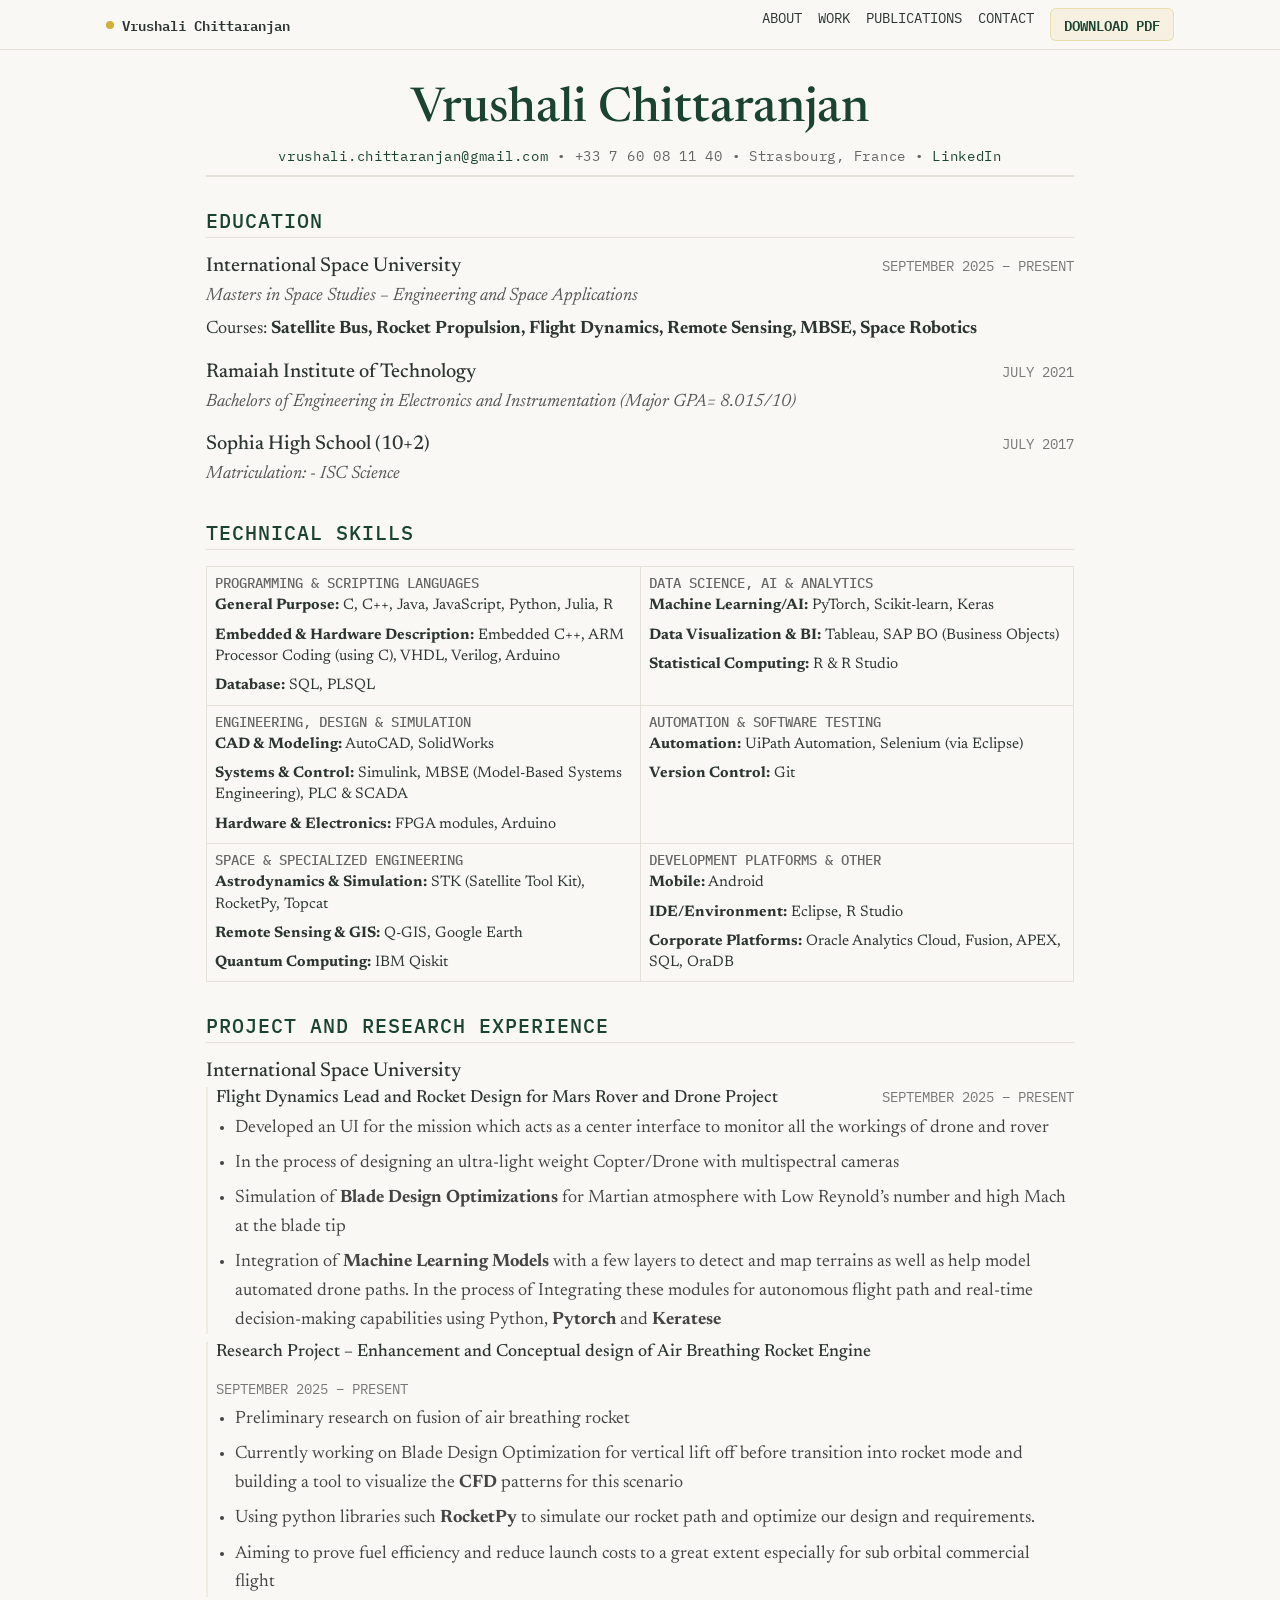
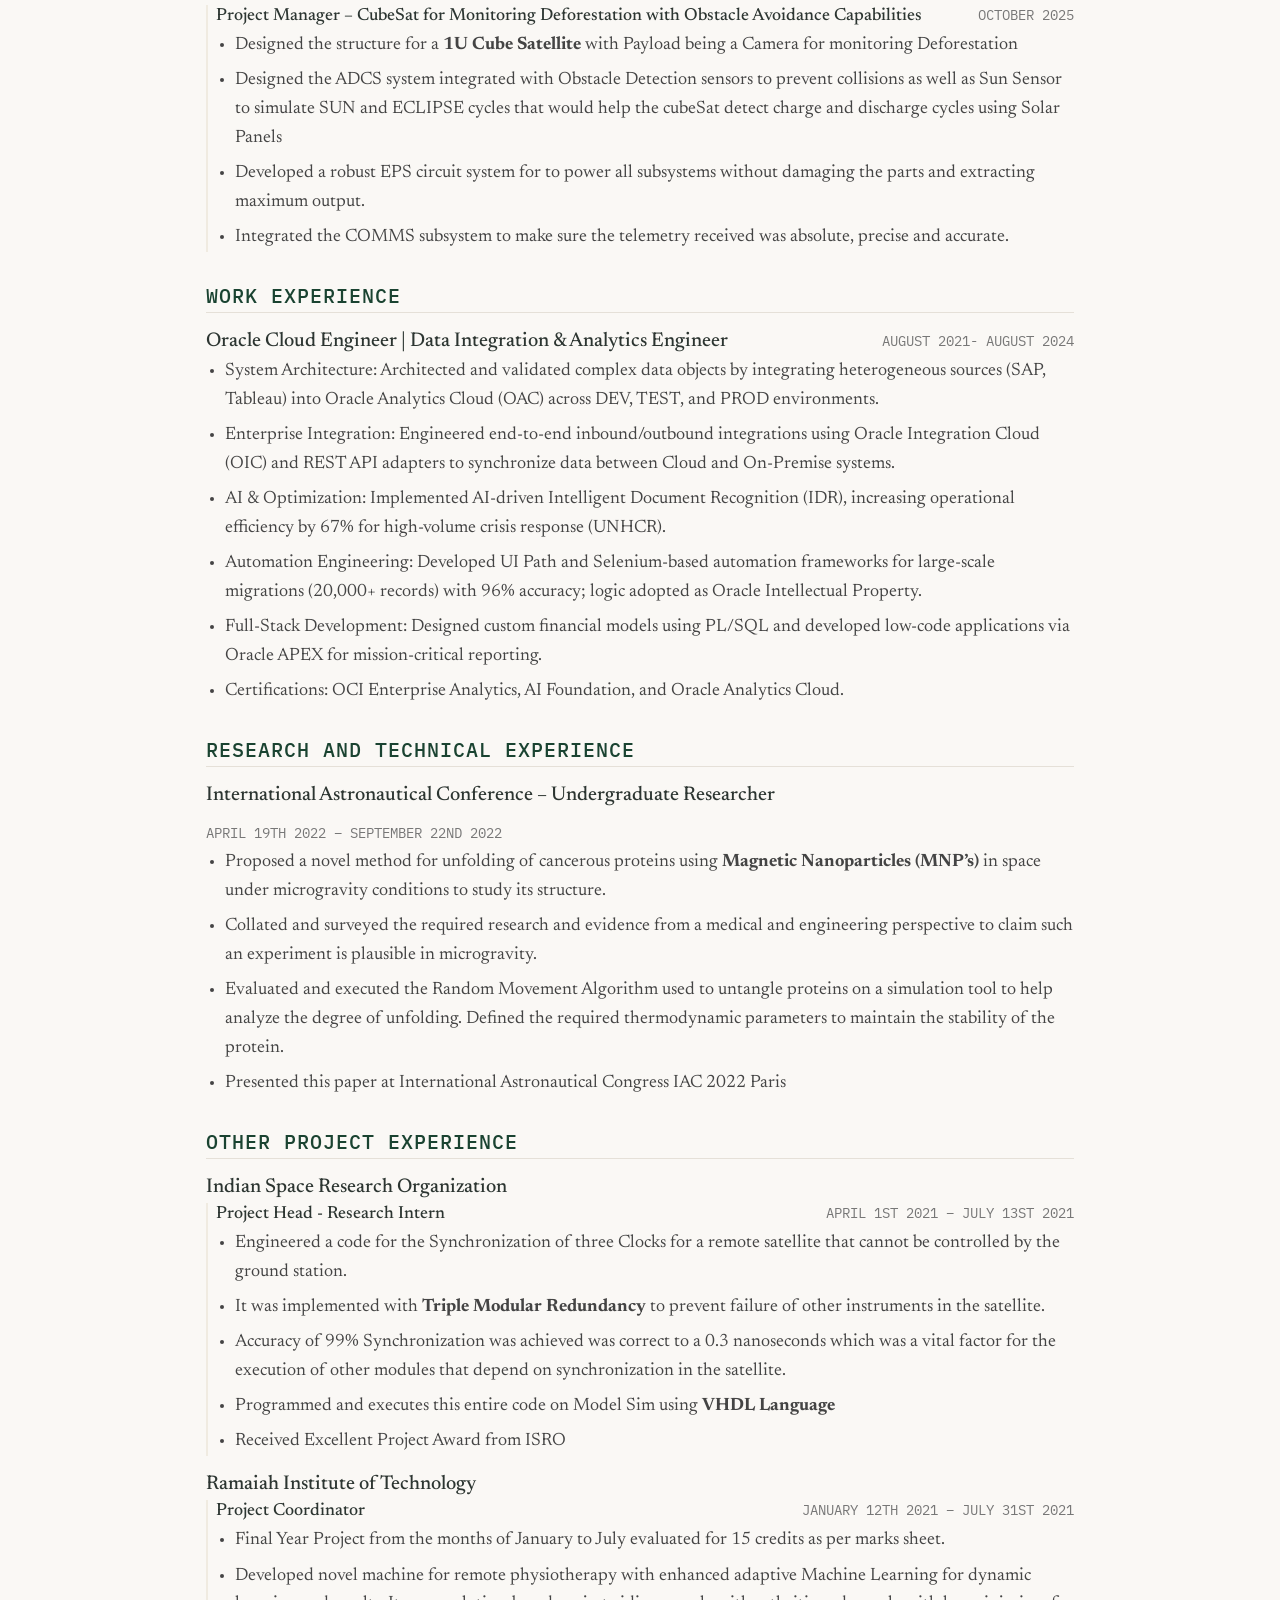
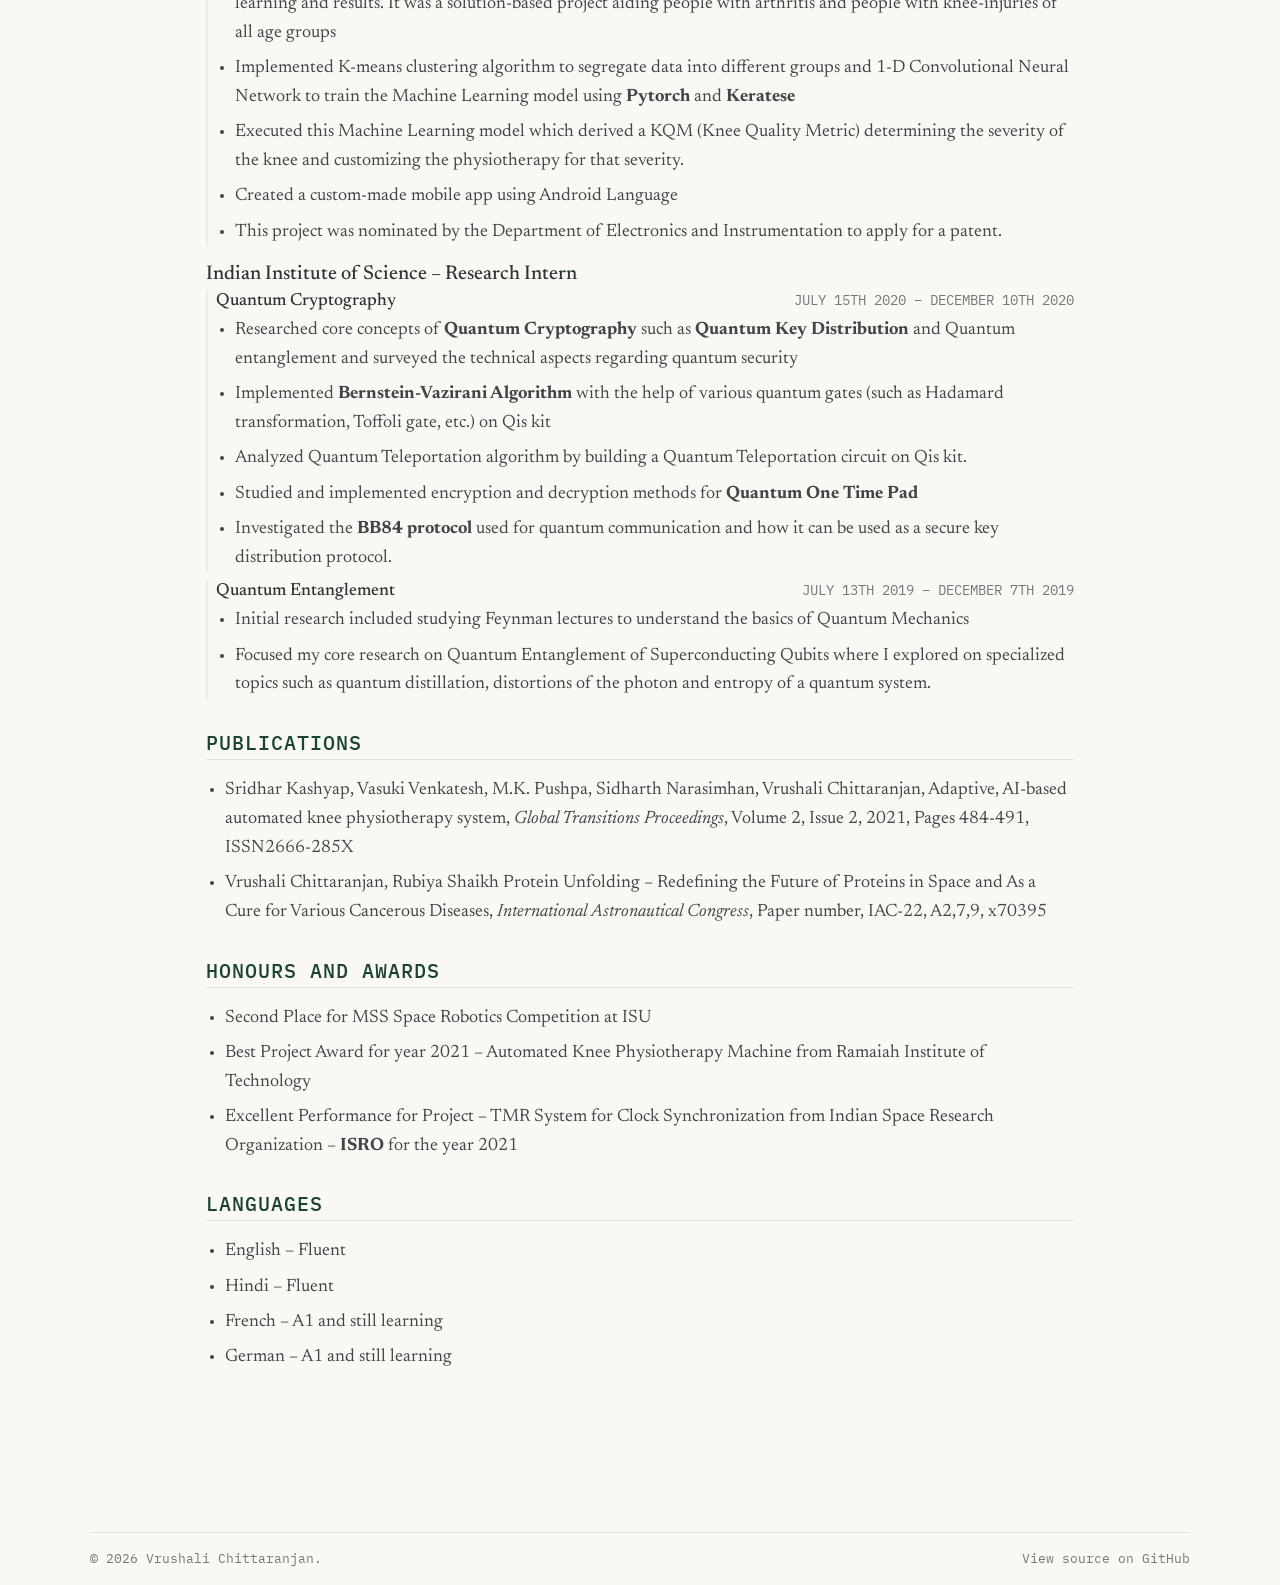
<file: cv.html>
<!DOCTYPE html>
<html lang="en">
<head>
  <meta charset="UTF-8">
  <meta name="viewport" content="width=device-width, initial-scale=1.0">
  <title>Resume — Vrushali Chittaranjan</title>
  <link rel="preconnect" href="https://fonts.googleapis.com">
  <link rel="preconnect" href="https://fonts.gstatic.com" crossorigin>
  <link href="https://fonts.googleapis.com/css2?family=IBM+Plex+Mono:wght@400;600&family=Newsreader:ital,wght@0,400;0,500;1,400&display=swap" rel="stylesheet">
  <link rel="stylesheet" href="index.css">
</head>
<body>
  <header class="topbar">
    <div class="wrap topbar-inner">
      <a class="brand" href="index.html">
        <span class="brand-dot"></span>Vrushali Chittaranjan
      </a>
      <button class="nav-toggle" id="nav-toggle">Menu</button>
      <nav class="nav" id="primary-nav">
        <a href="index.html#about">About</a>
        <a href="index.html#projects">Work</a>
        <a href="index.html#publications">Publications</a>
        <a href="index.html#contact">Contact</a>
        <a href="VRUSHALI_RESUME_2026_FINAL.pdf" target="_blank" class="nav-btn-glass">Download PDF</a>
      </nav>
    </div>
  </header>

  <main class="wrap cv-page">
    <div class="cv-header">
      <h1>Vrushali Chittaranjan</h1>
      <p class="cv-contact mono">
        <a href="mailto:vrushali.chittaranjan@gmail.com">vrushali.chittaranjan@gmail.com</a> • 
        +33 7 60 08 11 40 • 
        Strasbourg, France • 
        <a href="https://www.linkedin.com/in/vrushali-chittaranjan/" target="_blank">LinkedIn</a>
      </p>
    </div>

    <section class="cv-section">
      <h2 class="cv-section-title">Education</h2>
      
      <div class="cv-item">
        <div class="cv-item-header">
          <h3>International Space University</h3>
          <span class="cv-date">September 2025 – Present</span>
        </div>
        <p class="cv-subtitle">Masters in Space Studies – Engineering and Space Applications</p>
        <p>Courses: <strong>Satellite Bus, Rocket Propulsion, Flight Dynamics, Remote Sensing, MBSE, Space Robotics</strong></p>
      </div>

      <div class="cv-item">
        <div class="cv-item-header">
          <h3>Ramaiah Institute of Technology</h3>
          <span class="cv-date">July 2021</span>
        </div>
        <p class="cv-subtitle">Bachelors of Engineering in Electronics and Instrumentation (Major GPA= 8.015/10)</p>
      </div>

      <div class="cv-item">
        <div class="cv-item-header">
          <h3>Sophia High School (10+2)</h3>
          <span class="cv-date">July 2017</span>
        </div>
        <p class="cv-subtitle">Matriculation: - ISC Science</p>
      </div>
    </section>

    <section class="cv-section">
      <h2 class="cv-section-title">Technical Skills</h2>
      <div class="cv-table-wrapper">
        <table class="cv-skills-table">
          <tbody>
            <tr>
              <td>
                <h4>Programming & Scripting Languages</h4>
                <p><strong>General Purpose:</strong> C, C++, Java, JavaScript, Python, Julia, R</p>
                <p><strong>Embedded & Hardware Description:</strong> Embedded C++, ARM Processor Coding (using C), VHDL, Verilog, Arduino</p>
                <p><strong>Database:</strong> SQL, PLSQL</p>
              </td>
              <td>
                <h4>Data Science, AI & Analytics</h4>
                <p><strong>Machine Learning/AI:</strong> PyTorch, Scikit-learn, Keras</p>
                <p><strong>Data Visualization & BI:</strong> Tableau, SAP BO (Business Objects)</p>
                <p><strong>Statistical Computing:</strong> R & R Studio</p>
              </td>
            </tr>
            <tr>
              <td>
                <h4>Engineering, Design & Simulation</h4>
                <p><strong>CAD & Modeling:</strong> AutoCAD, SolidWorks</p>
                <p><strong>Systems & Control:</strong> Simulink, MBSE (Model-Based Systems Engineering), PLC & SCADA</p>
                <p><strong>Hardware & Electronics:</strong> FPGA modules, Arduino</p>
              </td>
              <td>
                <h4>Automation & Software Testing</h4>
                <p><strong>Automation:</strong> UiPath Automation, Selenium (via Eclipse)</p>
                <p><strong>Version Control:</strong> Git</p>
              </td>
            </tr>
            <tr>
              <td>
                <h4>Space & Specialized Engineering</h4>
                <p><strong>Astrodynamics & Simulation:</strong> STK (Satellite Tool Kit), RocketPy, Topcat</p>
                <p><strong>Remote Sensing & GIS:</strong> Q-GIS, Google Earth</p>
                <p><strong>Quantum Computing:</strong> IBM Qiskit</p>
              </td>
              <td>
                <h4>Development Platforms & Other</h4>
                <p><strong>Mobile:</strong> Android</p>
                <p><strong>IDE/Environment:</strong> Eclipse, R Studio</p>
                <p><strong>Corporate Platforms:</strong> Oracle Analytics Cloud, Fusion, APEX, SQL, OraDB</p>
              </td>
            </tr>
          </tbody>
        </table>
      </div>
    </section>

    <section class="cv-section">
      <h2 class="cv-section-title">Project and Research Experience</h2>
      
      <div class="cv-item">
        <div class="cv-item-header">
          <h3>International Space University</h3>
        </div>
        
        <div class="cv-role">
          <div class="cv-role-header">
            <h4>Flight Dynamics Lead and Rocket Design for Mars Rover and Drone Project</h4>
            <span class="cv-date">September 2025 – Present</span>
          </div>
          <ul class="cv-list">
            <li>Developed an UI for the mission which acts as a center interface to monitor all the workings of drone and rover</li>
            <li>In the process of designing an ultra-light weight Copter/Drone with multispectral cameras</li>
            <li>Simulation of <strong>Blade Design Optimizations</strong> for Martian atmosphere with Low Reynold’s number and high Mach at the blade tip</li>
            <li>Integration of <strong>Machine Learning Models</strong> with a few layers to detect and map terrains as well as help model automated drone paths. In the process of Integrating these modules for autonomous flight path and real-time decision-making capabilities using Python, <strong>Pytorch</strong> and <strong>Keratese</strong></li>
          </ul>
        </div>

        <div class="cv-role">
          <div class="cv-role-header">
            <h4>Research Project – Enhancement and Conceptual design of Air Breathing Rocket Engine</h4>
            <span class="cv-date">September 2025 – Present</span>
          </div>
          <ul class="cv-list">
            <li>Preliminary research on fusion of air breathing rocket</li>
            <li>Currently working on Blade Design Optimization for vertical lift off before transition into rocket mode and building a tool to visualize the <strong>CFD</strong> patterns for this scenario</li>
            <li>Using python libraries such <strong>RocketPy</strong> to simulate our rocket path and optimize our design and requirements.</li>
            <li>Aiming to prove fuel efficiency and reduce launch costs to a great extent especially for sub orbital commercial flight</li>
          </ul>
        </div>

        <div class="cv-role">
          <div class="cv-role-header">
            <h4>Project Manager – CubeSat for Monitoring Deforestation with Obstacle Avoidance Capabilities</h4>
            <span class="cv-date">October 2025</span>
          </div>
          <ul class="cv-list">
            <li>Designed the structure for a <strong>1U Cube Satellite</strong> with Payload being a Camera for monitoring Deforestation</li>
            <li>Designed the ADCS system integrated with Obstacle Detection sensors to prevent collisions as well as Sun Sensor to simulate SUN and ECLIPSE cycles that would help the cubeSat detect charge and discharge cycles using Solar Panels</li>
            <li>Developed a robust EPS circuit system for to power all subsystems without damaging the parts and extracting maximum output.</li>
            <li>Integrated the COMMS subsystem to make sure the telemetry received was absolute, precise and accurate.</li>
          </ul>
        </div>
      </div>
    </section>

    <section class="cv-section">
      <h2 class="cv-section-title">Work Experience</h2>

      <div class="cv-item">
        <div class="cv-item-header">
          <h3>Oracle Cloud Engineer | Data Integration & Analytics Engineer</h3>
          <span class="cv-date">August 2021- August 2024</span>
        </div>
        <ul class="cv-list">
          <li>System Architecture: Architected and validated complex data objects by integrating heterogeneous sources (SAP, Tableau) into Oracle Analytics Cloud (OAC) across DEV, TEST, and PROD environments.</li>
          <li>Enterprise Integration: Engineered end-to-end inbound/outbound integrations using Oracle Integration Cloud (OIC) and REST API adapters to synchronize data between Cloud and On-Premise systems.</li>
          <li>AI & Optimization: Implemented AI-driven Intelligent Document Recognition (IDR), increasing operational efficiency by 67% for high-volume crisis response (UNHCR).</li>
          <li>Automation Engineering: Developed UI Path and Selenium-based automation frameworks for large-scale migrations (20,000+ records) with 96% accuracy; logic adopted as Oracle Intellectual Property.</li>
          <li>Full-Stack Development: Designed custom financial models using PL/SQL and developed low-code applications via Oracle APEX for mission-critical reporting.</li>
          <li>Certifications: OCI Enterprise Analytics, AI Foundation, and Oracle Analytics Cloud.</li>
        </ul>
      </div>
    </section>

    <section class="cv-section">
      <h2 class="cv-section-title">Research and Technical Experience</h2>

      <div class="cv-item">
        <div class="cv-item-header">
          <h3>International Astronautical Conference – Undergraduate Researcher</h3>
          <span class="cv-date">April 19th 2022 – September 22nd 2022</span>
        </div>
        <ul class="cv-list">
          <li>Proposed a novel method for unfolding of cancerous proteins using <strong>Magnetic Nanoparticles (MNP’s)</strong> in space under microgravity conditions to study its structure.</li>
          <li>Collated and surveyed the required research and evidence from a medical and engineering perspective to claim such an experiment is plausible in microgravity.</li>
          <li>Evaluated and executed the Random Movement Algorithm used to untangle proteins on a simulation tool to help analyze the degree of unfolding. Defined the required thermodynamic parameters to maintain the stability of the protein.</li>
          <li>Presented this paper at International Astronautical Congress IAC 2022 Paris</li>
        </ul>
      </div>
    </section>

    <section class="cv-section">
      <h2 class="cv-section-title">Other Project Experience</h2>

      <div class="cv-item">
        <div class="cv-item-header">
          <h3>Indian Space Research Organization</h3>
        </div>
        <div class="cv-role">
          <div class="cv-role-header">
            <h4>Project Head - Research Intern</h4>
            <span class="cv-date">April 1st 2021 – July 13st 2021</span>
          </div>
          <ul class="cv-list">
            <li>Engineered a code for the Synchronization of three Clocks for a remote satellite that cannot be controlled by the ground station.</li>
            <li>It was implemented with <strong>Triple Modular Redundancy</strong> to prevent failure of other instruments in the satellite.</li>
            <li>Accuracy of 99% Synchronization was achieved was correct to a 0.3 nanoseconds which was a vital factor for the execution of other modules that depend on synchronization in the satellite.</li>
            <li>Programmed and executes this entire code on Model Sim using <strong>VHDL Language</strong></li>
            <li>Received Excellent Project Award from ISRO</li>
          </ul>
        </div>
      </div>

      <div class="cv-item">
        <div class="cv-item-header">
          <h3>Ramaiah Institute of Technology</h3>
        </div>
        <div class="cv-role">
          <div class="cv-role-header">
            <h4>Project Coordinator</h4>
            <span class="cv-date">January 12th 2021 – July 31st 2021</span>
          </div>
          <ul class="cv-list">
            <li>Final Year Project from the months of January to July evaluated for 15 credits as per marks sheet.</li>
            <li>Developed novel machine for remote physiotherapy with enhanced adaptive Machine Learning for dynamic learning and results. It was a solution-based project aiding people with arthritis and people with knee-injuries of all age groups</li>
            <li>Implemented K-means clustering algorithm to segregate data into different groups and 1-D Convolutional Neural Network to train the Machine Learning model using <strong>Pytorch</strong> and <strong>Keratese</strong></li>
            <li>Executed this Machine Learning model which derived a KQM (Knee Quality Metric) determining the severity of the knee and customizing the physiotherapy for that severity.</li>
            <li>Created a custom-made mobile app using Android Language</li>
            <li>This project was nominated by the Department of Electronics and Instrumentation to apply for a patent.</li>
          </ul>
        </div>
      </div>

      <div class="cv-item">
        <div class="cv-item-header">
          <h3>Indian Institute of Science – Research Intern</h3>
        </div>
        <div class="cv-role">
          <div class="cv-role-header">
            <h4>Quantum Cryptography</h4>
            <span class="cv-date">July 15th 2020 – December 10th 2020</span>
          </div>
          <ul class="cv-list">
            <li>Researched core concepts of <strong>Quantum Cryptography</strong> such as <strong>Quantum Key Distribution</strong> and Quantum entanglement and surveyed the technical aspects regarding quantum security</li>
            <li>Implemented <strong>Bernstein-Vazirani Algorithm</strong> with the help of various quantum gates (such as Hadamard transformation, Toffoli gate, etc.) on Qis kit</li>
            <li>Analyzed Quantum Teleportation algorithm by building a Quantum Teleportation circuit on Qis kit.</li>
            <li>Studied and implemented encryption and decryption methods for <strong>Quantum One Time Pad</strong></li>
            <li>Investigated the <strong>BB84 protocol</strong> used for quantum communication and how it can be used as a secure key distribution protocol.</li>
          </ul>
        </div>
        <div class="cv-role">
          <div class="cv-role-header">
            <h4>Quantum Entanglement</h4>
            <span class="cv-date">July 13th 2019 – December 7th 2019</span>
          </div>
          <ul class="cv-list">
            <li>Initial research included studying Feynman lectures to understand the basics of Quantum Mechanics</li>
            <li>Focused my core research on Quantum Entanglement of Superconducting Qubits where I explored on specialized topics such as quantum distillation, distortions of the photon and entropy of a quantum system.</li>
          </ul>
        </div>
      </div>
    </section>

    <section class="cv-section">
      <h2 class="cv-section-title">Publications</h2>
      <ul class="cv-list">
        <li>Sridhar Kashyap, Vasuki Venkatesh, M.K. Pushpa, Sidharth Narasimhan, Vrushali Chittaranjan, Adaptive, AI-based automated knee physiotherapy system, <em>Global Transitions Proceedings</em>, Volume 2, Issue 2, 2021, Pages 484-491, ISSN2666-285X</li>
        <li>Vrushali Chittaranjan, Rubiya Shaikh Protein Unfolding – Redefining the Future of Proteins in Space and As a Cure for Various Cancerous Diseases, <em>International Astronautical Congress</em>, Paper number, IAC-22, A2,7,9, x70395</li>
      </ul>
    </section>

    <section class="cv-section">
      <h2 class="cv-section-title">Honours and Awards</h2>
      <ul class="cv-list">
        <li>Second Place for MSS Space Robotics Competition at ISU</li>
        <li>Best Project Award for year 2021 – Automated Knee Physiotherapy Machine from Ramaiah Institute of Technology</li>
        <li>Excellent Performance for Project – TMR System for Clock Synchronization from Indian Space Research Organization – <strong>ISRO</strong> for the year 2021</li>
      </ul>
    </section>

    <section class="cv-section">
      <h2 class="cv-section-title">Languages</h2>
      <ul class="cv-list">
        <li>English – Fluent</li>
        <li>Hindi – Fluent</li>
        <li>French – A1 and still learning</li>
        <li>German – A1 and still learning</li>
      </ul>
    </section>
  </main>

  <footer class="footer wrap">
    <div>&copy; 2026 Vrushali Chittaranjan.</div>
    <div><a href="https://github.com/vrushalix/Personal_Website" target="_blank">View source on GitHub</a></div>
  </footer>

  <script>
    const navToggle = document.getElementById('nav-toggle');
    const nav = document.getElementById('primary-nav');
    navToggle.addEventListener('click', () => {
      nav.classList.toggle('is-open');
    });
  </script>
</body>
</html>
</file>
<file: index.css>
/* ==========================================================================
   Base Variables & Resets
   ========================================================================== */
:root {
  /* Colors */
  --color-bg: #FAF8F5; /* Light warm off-white */
  --color-text: #2C3531; /* Dark text */
  --color-heading: #1A4331; /* Deep forest green */
  --color-accent: #D4AF37; /* Gold */
  --color-border: #E5E0D8;
  --color-hover-bg: #F0EBE1;

  /* Typography */
  --font-serif: 'Newsreader', 'Georgia', serif;
  --font-mono: 'IBM Plex Mono', 'Courier New', monospace;
  --font-sans: -apple-system, BlinkMacSystemFont, 'Segoe UI', Roboto, Helvetica, Arial, sans-serif;

  /* Spacing & Layout */
  --wrap-width: 1100px;
  --spacing-sm: 0.25rem;
  --spacing-md: 0.5rem;
  --spacing-lg: 1rem;
  --spacing-xl: 2rem;
  --spacing-xxl: 4rem;
}

* {
  box-sizing: border-box;
  margin: 0;
  padding: 0;
}

body {
  background-color: var(--color-bg);
  color: var(--color-text);
  font-family: var(--font-serif);
  font-size: 1.125rem;
  line-height: 1.6;
  -webkit-font-smoothing: antialiased;
}

h1, h2, h3, h4 {
  color: var(--color-heading);
  font-weight: 500;
  line-height: 1.2;
}

h1 { font-size: clamp(2.5rem, 5vw, 4rem); margin-bottom: var(--spacing-md); }
h2 { font-size: clamp(2rem, 4vw, 2.5rem); margin-bottom: var(--spacing-xl); }
h3 { font-size: 1.5rem; margin-bottom: var(--spacing-sm); }

a {
  color: inherit;
  text-decoration: none;
  transition: color 0.2s ease, border-color 0.2s ease;
}

.wrap {
  max-width: var(--wrap-width);
  margin: 0 auto;
  padding: 0 var(--spacing-lg);
}

section.wrap {
  padding: var(--spacing-xxl) var(--spacing-lg);
}

/* ==========================================================================
   Typography Utilities
   ========================================================================== */
.mono { font-family: var(--font-mono); font-size: 0.85rem; letter-spacing: 0.05em; }
.uppercase { text-transform: uppercase; }
.italic { font-style: italic; }
.accent { color: var(--color-accent); }

/* Section Headers (01 - About, etc) */
.section-header {
  display: flex;
  align-items: baseline;
  gap: var(--spacing-lg);
  margin-bottom: var(--spacing-xl);
  border-bottom: 1px solid var(--color-border);
  padding-bottom: var(--spacing-md);
}

.section-num {
  font-family: var(--font-mono);
  font-size: 0.85rem;
  color: #777;
  text-transform: uppercase;
  letter-spacing: 0.05em;
  white-space: nowrap;
}

.section-title {
  font-size: 2rem;
  margin-bottom: 0;
}

/* ==========================================================================
   Navigation
   ========================================================================== */
.topbar {
  position: sticky;
  top: 0;
  z-index: 100;
  background-color: rgba(250, 248, 245, 0.9);
  backdrop-filter: blur(8px);
  border-bottom: 1px solid var(--color-border);
  padding: var(--spacing-md) 0;
}

.topbar-inner {
  display: flex;
  justify-content: space-between;
  align-items: center;
}

.brand {
  font-family: var(--font-mono);
  font-weight: 600;
  font-size: 0.9rem;
  display: flex;
  align-items: center;
  gap: 0.5rem;
}

.brand-dot {
  width: 8px;
  height: 8px;
  background-color: var(--color-accent);
  border-radius: 50%;
  display: inline-block;
}

.nav {
  display: flex;
  gap: var(--spacing-lg);
  font-family: var(--font-mono);
  font-size: 0.85rem;
  text-transform: uppercase;
}

.nav a:hover {
  color: var(--color-heading);
  border-bottom: 1px solid var(--color-heading);
}

.nav-toggle {
  display: none;
  font-family: var(--font-mono);
  background: none;
  border: none;
  cursor: pointer;
  text-transform: uppercase;
  font-size: 0.85rem;
}

/* ==========================================================================
   Hero Section & Status Table
   ========================================================================== */
.hero {
  padding-top: calc(var(--spacing-xxl) * 1.2);
}

.hero p.role {
  font-family: var(--font-mono);
  text-transform: uppercase;
  font-size: 0.85rem;
  color: #666;
  margin-bottom: var(--spacing-md);
  letter-spacing: 0.05em;
}

.hero-lead {
  font-size: clamp(1.25rem, 2vw, 1.5rem);
  max-width: 800px;
  margin-top: var(--spacing-lg);
  color: #444;
}

.status-dashboard {
  margin-top: var(--spacing-xxl);
  max-width: 800px;
}

.status-table {
  width: 100%;
  border-collapse: collapse;
  font-size: 1rem;
}

.status-table th, .status-table td {
  padding: var(--spacing-md) 0;
  border-bottom: 1px solid var(--color-border);
  text-align: left;
  vertical-align: top;
}

.status-table th {
  font-family: var(--font-mono);
  font-size: 0.85rem;
  text-transform: uppercase;
  color: #777;
  width: 25%;
  font-weight: normal;
}

.status-table td {
  color: var(--color-text);
}

/* ==========================================================================
   Projects Grid
   ========================================================================== */
.projects-grid {
  display: grid;
  grid-template-columns: repeat(2, 1fr);
  gap: var(--spacing-xl);
}

.project-card {
  display: block;
  border: 1px solid var(--color-border);
  background: #fff;
  transition: transform 0.3s ease, box-shadow 0.3s ease, border-color 0.3s ease;
  overflow: hidden;
}

.project-card:hover {
  transform: translateY(-4px);
  box-shadow: 0 12px 24px rgba(0,0,0,0.05);
  border-color: #d0c8ba;
}

.project-thumb {
  width: 100%;
  aspect-ratio: 16 / 9;
  background-color: var(--color-hover-bg);
  object-fit: cover;
  border-bottom: 1px solid var(--color-border);
}

.project-body {
  padding: var(--spacing-lg);
}

.project-meta {
  font-family: var(--font-mono);
  font-size: 0.75rem;
  text-transform: uppercase;
  color: #777;
  margin-bottom: var(--spacing-sm);
  display: flex;
  gap: 0.5rem;
  flex-wrap: wrap;
}

.project-title {
  font-size: 1.5rem;
  margin-bottom: var(--spacing-sm);
}

.project-desc {
  font-family: var(--font-sans);
  font-size: 0.95rem;
  color: #555;
  margin-bottom: var(--spacing-md);
}

.tags {
  display: flex;
  gap: 0.5rem;
  flex-wrap: wrap;
}

.tag {
  font-family: var(--font-mono);
  font-size: 0.7rem;
  padding: 0.2rem 0.5rem;
  background-color: var(--color-hover-bg);
  border: 1px solid var(--color-border);
  text-transform: uppercase;
}

/* ==========================================================================
   Affiliations Cards (As per User Reference Image)
   ========================================================================== */
.affiliations-grid {
  display: grid;
  grid-template-columns: repeat(auto-fit, minmax(280px, 1fr));
  gap: var(--spacing-md);
}

.affiliation-card {
  display: block;
  border: 1px solid var(--color-border);
  padding: var(--spacing-lg);
  background-color: transparent;
  transition: background-color 0.2s ease;
}

.affiliation-card:hover {
  background-color: var(--color-hover-bg);
}

.affiliation-top {
  display: flex;
  justify-content: space-between;
  align-items: center;
  margin-bottom: var(--spacing-sm);
}

.affiliation-name {
  font-family: var(--font-mono);
  font-size: 0.8rem;
  text-transform: uppercase;
  letter-spacing: 0.05em;
  font-weight: 600;
  color: var(--color-text);
}

.affiliation-arrow {
  font-family: var(--font-sans);
  color: #777;
  font-size: 1rem;
}

.affiliation-bottom {
  font-family: var(--font-serif);
  font-style: italic;
  font-size: 1rem;
  color: #555;
}

/* ==========================================================================
   Contact / Two-Column Section (As per User Reference Image)
   ========================================================================== */
.contact-layout {
  display: grid;
  grid-template-columns: 1fr 1fr;
  gap: var(--spacing-xl);
}

.contact-text {
  font-family: var(--font-serif);
  font-size: 1.1rem;
  color: #444;
}

.contact-table {
  width: 100%;
  border-collapse: collapse;
}

.contact-table tr {
  border-bottom: 1px solid var(--color-border);
}

.contact-table tr:first-child {
  border-top: 1px solid var(--color-border);
}

.contact-table td {
  padding: var(--spacing-md) 0;
  font-family: var(--font-mono);
  font-size: 0.85rem;
}

.contact-label {
  text-transform: uppercase;
  color: #777;
  width: 40%;
}

.contact-value {
  text-align: right;
  color: var(--color-text);
}

.contact-value a:hover {
  text-decoration: underline;
}

/* ==========================================================================
   Footer
   ========================================================================== */
.footer {
  border-top: 1px solid var(--color-border);
  padding: var(--spacing-lg) 0;
  margin-top: var(--spacing-xxl);
  font-family: var(--font-mono);
  font-size: 0.8rem;
  color: #777;
  display: flex;
  justify-content: space-between;
}

/* ==========================================================================
   Mobile Responsive
   ========================================================================== */
@media (max-width: 768px) {
  .nav {
    display: none; /* Add JS toggle logic if needed */
    flex-direction: column;
    position: absolute;
    top: 100%;
    left: 0;
    right: 0;
    background: var(--color-bg);
    padding: var(--spacing-lg);
    border-bottom: 1px solid var(--color-border);
  }
  .nav.is-open { display: flex; }
  .nav-toggle { display: block; }
  
  .projects-grid {
    grid-template-columns: 1fr;
  }
  
  .section-header {
    flex-direction: column;
    gap: var(--spacing-sm);
  }
  
  .status-table th { width: 35%; }
  
  .contact-layout {
    grid-template-columns: 1fr;
    gap: var(--spacing-lg);
  }
}

/* ==========================================================================
   CV Page Styles & Glass Button
   ========================================================================== */
.nav-btn-glass {
  display: inline-flex;
  align-items: center;
  justify-content: center;
  padding: 0.3rem 0.8rem;
  border-radius: 6px;
  background: rgba(212, 175, 55, 0.1);
  backdrop-filter: blur(8px);
  -webkit-backdrop-filter: blur(8px);
  border: 1px solid rgba(212, 175, 55, 0.3);
  color: var(--color-heading);
  font-weight: 600;
  transition: all 0.3s ease;
}

.nav-btn-glass:hover {
  background: rgba(212, 175, 55, 0.2);
  transform: translateY(-2px);
  box-shadow: 0 4px 12px rgba(212, 175, 55, 0.15);
  border-color: rgba(212, 175, 55, 0.5);
  border-bottom: 1px solid rgba(212, 175, 55, 0.5);
}

.cv-page {
  padding-top: var(--spacing-xl);
  padding-bottom: var(--spacing-xxl);
  max-width: 900px;
}

.cv-header {
  text-align: center;
  margin-bottom: var(--spacing-xl);
  border-bottom: 2px solid var(--color-border);
  padding-bottom: var(--spacing-md);
}

.cv-header h1 {
  margin-bottom: var(--spacing-sm);
  font-size: clamp(2rem, 4vw, 3rem);
}

.cv-contact {
  font-size: 0.9rem;
  color: #666;
}

.cv-contact a {
  color: var(--color-heading);
  text-decoration: underline;
  text-decoration-color: transparent;
}

.cv-contact a:hover {
  text-decoration-color: var(--color-heading);
}

.cv-section {
  margin-bottom: var(--spacing-xl);
}

.cv-section-title {
  font-family: var(--font-mono);
  font-size: 1.25rem;
  text-transform: uppercase;
  color: var(--color-heading);
  border-bottom: 1px solid var(--color-border);
  padding-bottom: var(--spacing-sm);
  margin-bottom: var(--spacing-lg);
  letter-spacing: 0.05em;
}

.cv-item {
  margin-bottom: var(--spacing-lg);
}

.cv-item-header {
  display: flex;
  justify-content: space-between;
  align-items: baseline;
  margin-bottom: var(--spacing-sm);
  flex-wrap: wrap;
  gap: 1rem;
}

.cv-item-header h3 {
  font-size: 1.25rem;
  margin-bottom: 0;
  color: var(--color-text);
}

.cv-date {
  font-family: var(--font-mono);
  font-size: 0.85rem;
  color: #777;
  text-transform: uppercase;
}

.cv-subtitle {
  font-style: italic;
  margin-bottom: var(--spacing-sm);
  color: #555;
}

.cv-role {
  margin-bottom: var(--spacing-md);
  margin-top: var(--spacing-sm);
  padding-left: var(--spacing-md);
  border-left: 2px solid var(--color-hover-bg);
}

.cv-role-header {
  display: flex;
  justify-content: space-between;
  align-items: baseline;
  margin-bottom: var(--spacing-sm);
  flex-wrap: wrap;
  gap: 1rem;
}

.cv-role-header h4 {
  font-size: 1.1rem;
  margin-bottom: 0;
  color: var(--color-text);
}

.cv-list {
  padding-left: 1.2rem;
  margin-bottom: var(--spacing-md);
  color: #444;
}

.cv-list li {
  margin-bottom: 0.4rem;
}

.cv-table-wrapper {
  overflow-x: auto;
}

.cv-skills-table {
  width: 100%;
  border-collapse: collapse;
  font-size: 0.95rem;
}

.cv-skills-table td {
  padding: var(--spacing-md);
  border: 1px solid var(--color-border);
  vertical-align: top;
  width: 50%;
}

.cv-skills-table h4 {
  font-family: var(--font-mono);
  font-size: 0.85rem;
  text-transform: uppercase;
  margin-bottom: var(--spacing-sm);
  color: #666;
}

.cv-skills-table p {
  margin-bottom: 0.5rem;
  line-height: 1.4;
}

.cv-skills-table p:last-child {
  margin-bottom: 0;
}
</file>
